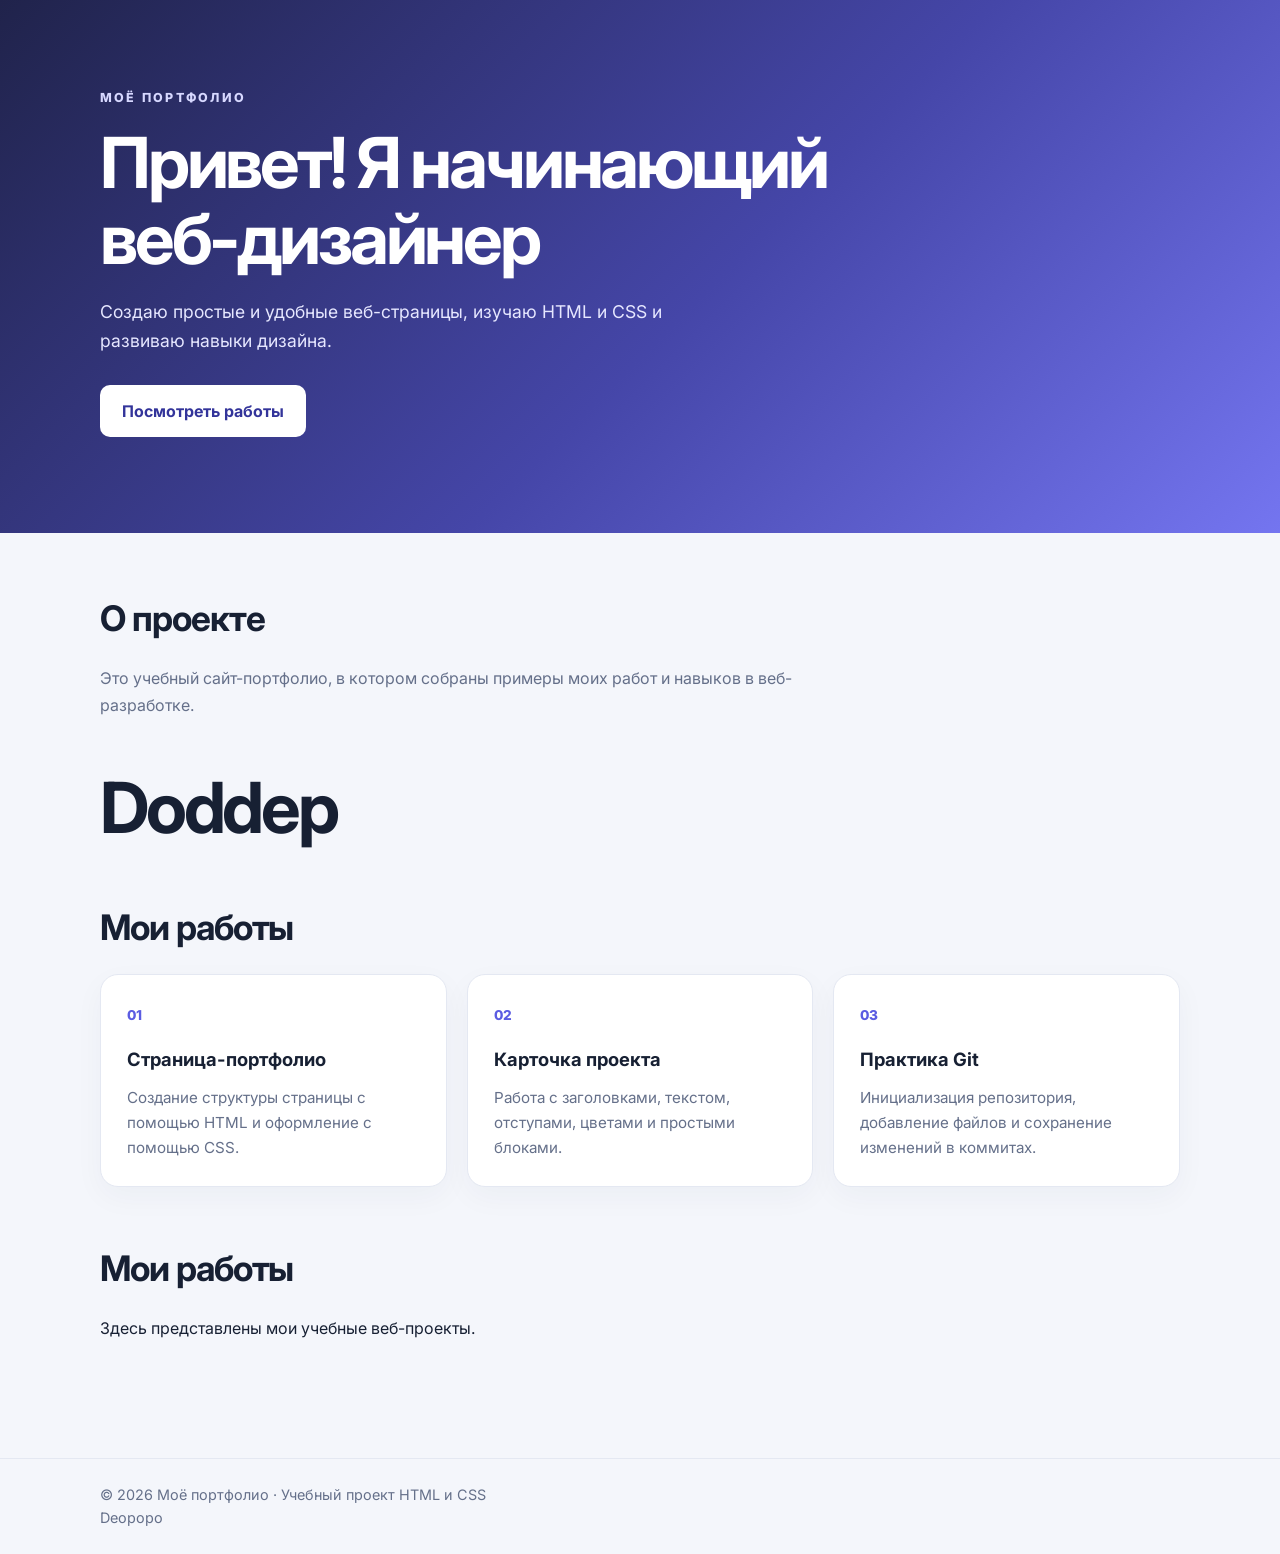
<file: index.html>
<!DOCTYPE html>
<html lang="ru">

<head>
    <meta charset="UTF-8">
    <meta name="viewport" content="width=device-width, initial-scale=1.0">
    <meta name="description" content="Учебное портфолио веб-дизайнера">
    <title>Портфолио веб-дизайнера</title>
    <link rel="stylesheet" href="style.css">
</head>

<body>
    <header class="hero">
        <div class="container">
            <p class="eyebrow">МОЁ ПОРТФОЛИО</p>
            <h1>Привет! Я начинающий веб-дизайнер</h1>
            <p class="intro">Создаю простые и удобные веб-страницы, изучаю HTML и CSS и развиваю навыки дизайна.</p>
            <a class="button" href="#works">Посмотреть работы</a>
        </div>
    </header>

    <main class="container">
        <section class="about" aria-labelledby="about-title">
            <h2 id="about-title">О проекте</h2>
            <p>Это учебный сайт-портфолио, в котором собраны примеры моих работ и навыков в веб-разработке.</p>
        </section>

        <section class="sMdsAK" aria-labelledby="smak-title">
            <h1>Doddep</h1>
        </section>

        <section id="works" class="works" aria-labelledby="works-title">
            <h2 id="works-title">Мои работы</h2>
            <div class="work-list">
                <article class="work-card">
                    <span class="work-number">01</span>
                    <h3>Страница-портфолио</h3>
                    <p>Создание структуры страницы с помощью HTML и оформление с помощью CSS.</p>
                </article>
                <article class="work-card">
                    <span class="work-number">02</span>
                    <h3>Карточка проекта</h3>
                    <p>Работа с заголовками, текстом, отступами, цветами и простыми блоками.</p>
                </article>
                <article class="work-card">
                    <span class="work-number">03</span>
                    <h3>Практика Git</h3>
                    <p>Инициализация репозитория, добавление файлов и сохранение изменений в коммитах.</p>
                </article>
            </div>
        </section>
        <section>
            <h2>Мои работы</h2>
            <p>Здесь представлены мои учебные веб-проекты.</p>
        </section>
    </main>

    <footer>
        <div class="container">
            <p>© 2026 Моё портфолио · Учебный проект HTML и CSS</p>
            <p>Deopopo</p>
        </div>
    </footer>
</body>

</html>
</file>
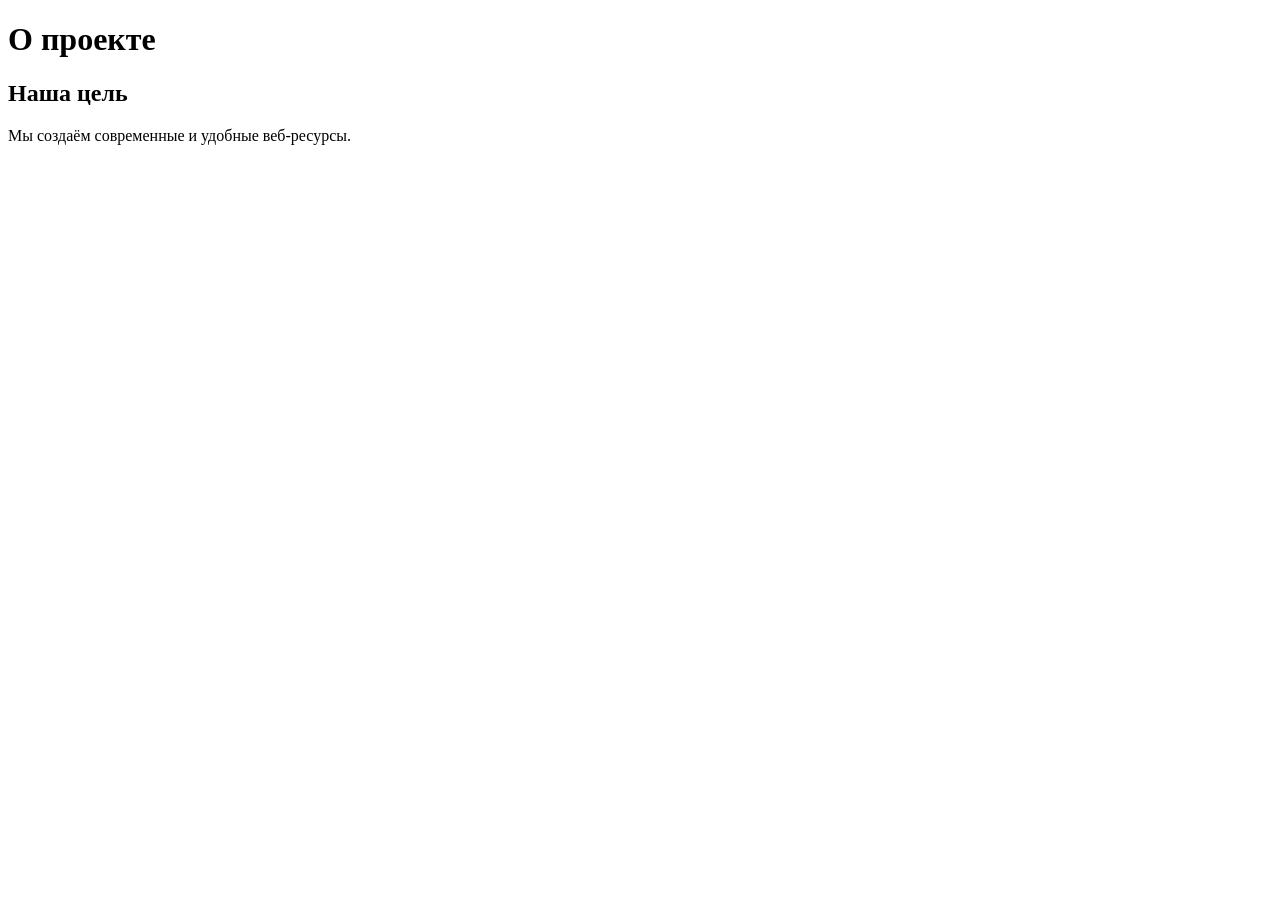
<file: about.html>
<!DOCTYPE html>
<html lang="ru">

<head>
    <meta charset="UTF-8">
    <meta name="viewport" content="width=device-width, initial-scale=1.0">
    <title>О проекте</title>
</head>

<body>
    <header>
        <h1>О проекте</h1>
    </header>
    <main>
        <section>
            <h2>Наша цель</h2>
            <p>Мы создаём современные и удобные веб-ресурсы.</p>
        </section>
    </main>
</body>

</html>
</file>
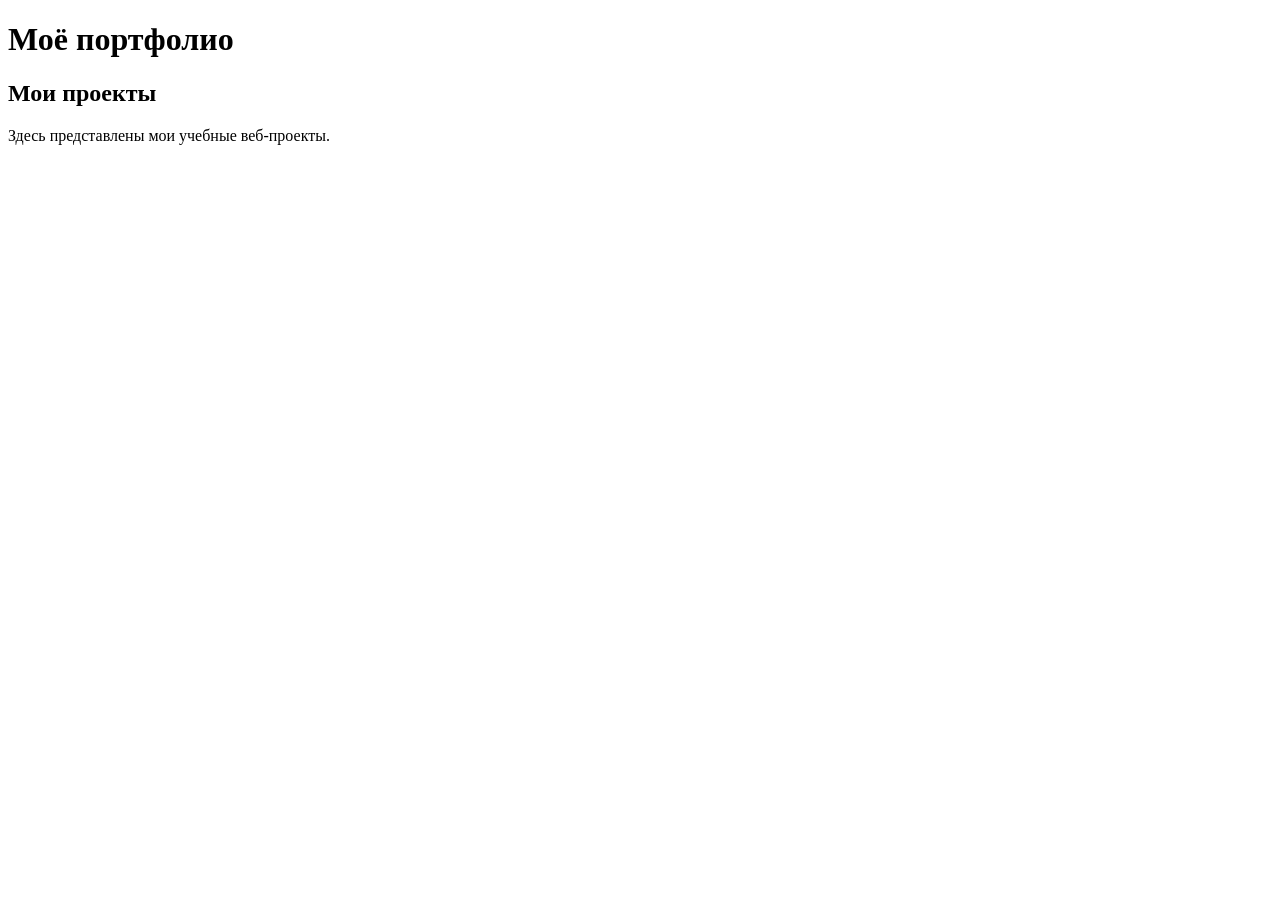
<file: po.html>
<!DOCTYPE html>
<html lang="ru">

<head>
    <meta charset="UTF-8">
    <meta name="viewport" content="width=device-width, initial-scale=1.0">
    <title>Моё портфолио</title>
</head>

<body>
    <header>
        <h1>Моё портфолио</h1>
    </header>
    <main>
        <section>
            <h2>Мои проекты</h2>
            <p>Здесь представлены мои учебные веб-проекты.</p>
        </section>
    </main>
</body>

</html>
</file>
<file: style.css>
@import url('https://fonts.googleapis.com/css2?family=Inter:wght@400;500;600;700;800&display=swap');

:root {
    --background: #f4f6fb;
    --surface: #ffffff;
    --text: #172033;
    --muted: #65708a;
    --accent: #5b5ce2;
    --accent-dark: #4546c8;
    --border: #e4e8f2;
}

* {
    box-sizing: border-box;
}

html {
    scroll-behavior: smooth;
}

body {
    margin: 0;
    background: var(--background);
    color: var(--text);
    font-family: 'Inter', Arial, sans-serif;
    line-height: 1.65;
}

.container {
    width: min(1080px, calc(100% - 40px));
    margin: 0 auto;
}

.hero {
    padding: 88px 0 96px;
    color: #ffffff;
    background: linear-gradient(135deg, #20234b 0%, #4546a8 55%, #7475f0 100%);
}

.eyebrow {
    margin: 0 0 16px;
    color: #d7d8ff;
    font-size: 0.78rem;
    font-weight: 800;
    letter-spacing: 0.18em;
}

h1, h2, h3, p {
    margin-top: 0;
}

h1 {
    max-width: 760px;
    margin-bottom: 20px;
    font-size: clamp(2.3rem, 6vw, 4.4rem);
    line-height: 1.08;
    letter-spacing: -0.045em;
}

.intro {
    max-width: 620px;
    margin-bottom: 30px;
    color: #e6e7ff;
    font-size: 1.1rem;
}

.button {
    display: inline-block;
    padding: 13px 22px;
    border-radius: 10px;
    background: #ffffff;
    color: #33349a;
    font-weight: 700;
    text-decoration: none;
    transition: transform 0.2s ease, box-shadow 0.2s ease;
}

.button:hover {
    transform: translateY(-2px);
    box-shadow: 0 8px 24px rgb(0 0 0 / 18%);
}

main {
    padding-top: 56px;
    padding-bottom: 64px;
}

section {
    margin-bottom: 52px;
}

h2 {
    margin-bottom: 18px;
    font-size: clamp(1.65rem, 3vw, 2.2rem);
    letter-spacing: -0.03em;
}

.about p {
    max-width: 760px;
    color: var(--muted);
}

.work-list {
    display: grid;
    grid-template-columns: repeat(3, minmax(0, 1fr));
    gap: 20px;
}

.work-card {
    padding: 26px;
    border: 1px solid var(--border);
    border-radius: 18px;
    background: var(--surface);
    box-shadow: 0 10px 30px rgb(30 40 80 / 4%);
}

.work-number {
    display: inline-block;
    margin-bottom: 18px;
    color: var(--accent);
    font-size: 0.85rem;
    font-weight: 800;
}

.work-card h3 {
    margin-bottom: 10px;
    font-size: 1.15rem;
}

.work-card p {
    margin-bottom: 0;
    color: var(--muted);
    font-size: 0.95rem;
}

footer {
    padding: 24px 0;
    border-top: 1px solid var(--border);
    color: var(--muted);
    font-size: 0.9rem;
}

footer p {
    margin: 0;
}

@media (max-width: 760px) {
    .hero {
        padding: 64px 0 72px;
    }

    .work-list {
        grid-template-columns: 1fr;
    }

    main {
        padding-top: 40px;
    }
}
</file>
